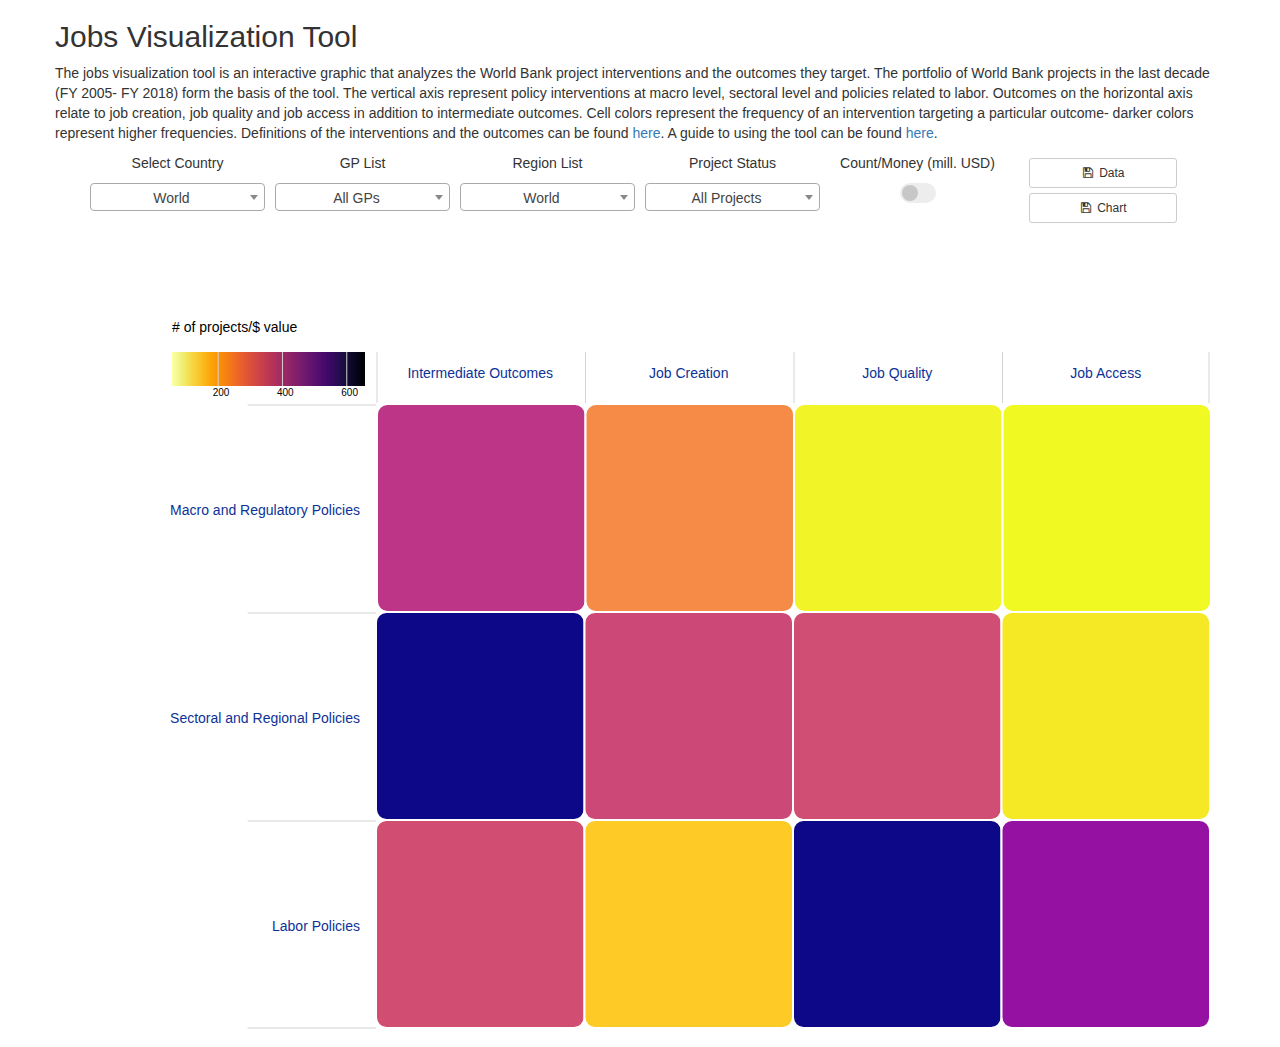
<file: index.html>
<!DOCTYPE html>
<html>
<meta charset="utf-8">
<meta http-equiv="Cache-control" content="no-store">

<head>
  <title>Jobs Data Visualization Tool</title>
  <link rel="shortcut icon" href="#" />
  <link rel="stylesheet" href="libs/font-awesome/css/font-awesome.min.css">
  <link rel="stylesheet" href="libs/bootstrap/css/bootstrap.min.css">
  <link rel="stylesheet" href="styles/main.css">
  <link rel="stylesheet" href="styles/tool-tip-style.css">
  <script src="libs/jquery-2.2.4.min.js"></script>
  <link href="libs/select2-4.0.3/dist/css/select2.min.css" rel="stylesheet" />
  <script src="libs/select2-4.0.3/dist/js/select2.min.js"></script>
</head>

<body>
  <div class="container">
    <div class="row" id='lead-section'>
      <h2>Jobs Visualization Tool</h2>
      <p>
        The jobs visualization tool is an interactive graphic that analyzes the World Bank project interventions and
        the outcomes they target. The portfolio of World Bank projects in the last decade (FY 2005- FY 2018) form the
        basis of the tool. The vertical axis represent policy interventions at macro level, sectoral level and policies
        related to labor. Outcomes on the horizontal axis relate to job creation, job quality and job access in
        addition to intermediate outcomes. Cell colors represent the frequency of an intervention targeting a
        particular outcome- darker colors represent higher frequencies. Definitions of the interventions and the
        outcomes can be found <a href="data/Definitions for Data Visualization.pdf" target="_blank">here</a>. A guide
        to using the tool can be found <a href="data/DATA VIZUALIZATION TOOL_MANUAL_FINAL.pdf" target="_blank">here</a>.
      </p>
    </div>
    <div class="col-sm-12" id="controls">
      <div class="col-sm-2 text-center" id="country">
        <div class="row">
          <p>Select Country</p>
        </div>
        <div class="row">
          <select id="countryList" style="width: 95%">
            <option value="World" selected="selected">World</option>
          </select>
        </div>

      </div>
      <div class="col-sm-2 text-center" id="GP">
        <div class="row">
          <p>GP List</p>
        </div>
        <div class="row">
          <select id="gpList" style="width: 95%">
            <option value="All GPs" selected="selected">All GPs</option>
          </select>
        </div>
      </div>
      <div class="col-sm-2 text-center" id="region">
        <div class="row">
          <p>Region List</p>
        </div>
        <div class="row">
          <select id="regionList" style="width: 95%">
            <option value="World" selected="selected">World</option>
          </select>
        </div>
      </div>
      <div class="col-sm-2 text-center" id="projectStatus">
        <div class="row">
          <p>Project Status</p>
        </div>
        <div class="row">
          <select id="projectStatusList" style="width: 95%">
            <option value="All Projects" selected="selected">All Projects</option>
          </select>
        </div>
      </div>
      <div class="col-sm-2 text-center" id="moneyCount">
        <div class="row">
          <p>Count/Money (mill. USD)</p>
        </div>
        <div class="row">
          <label class="switch">
            <input type="checkbox" id="moneyCountSwitch">
            <div class="slider round"></div>
          </label>
        </div>
      </div>
      <div class="col-sm-2">
        <div class="row saveButtons text-center">
          <button class="btn btn-sm btn-default" id="downloadButton" style="width: 80%" onclick="window.exportData()"><i
              class="fa fa-floppy-o fa-fw" aria-hidden="true"></i> Data</button>
        </div>
        <div class="row saveButtons text-center">
          <button class="btn btn-sm btn-default" id="saveChartButton" style="width: 80%"><i class="fa fa-floppy-o fa-fw"
              aria-hidden="true"></i> Chart</button>
        </div>

      </div>

    </div>
    <div class="row" id="charts">
      <div id="heatmap">
      </div>
    </div>

  </div>
  <script>
    $(function () {
      var div = $('#heatmap');
      var width = div.width();

      div.css('height', width * 0.7);
    });
  </script>


  <!-- <script src="scripts/preventCJ.js"></script> -->
  <!-- <script src="https://npmcdn.com/simple-statistics@2.0.0-beta3/dist/simple-statistics.min.js"></script> -->


  <script src="libs/bootstrap/js/bootstrap.min.js"></script>
  <script src="libs/d3.min.js"></script>
  <!-- <script src="libs/d3-tool-tip.js"></script> -->
  <script src="libs/saveSvgAsPng/saveSvgAsPng.js"></script>
  <script src="libs/alasql.min.js"></script>
  <script src="scripts/main.js"></script>
</body>

</html>
</file>
<file: styles/main.css>
#controls{
  /*height: 70px;*/
  /*border: 3px solid black*/

}

#charts{
  /*border: 3px solid black*/
}

#heatmap{
  width: 100%;
  /*height: auto;*/
  /*height: 720px;*/
  /*border: 1px dotted red;*/
}

.mainRowLabels{
  cursor: pointer;
  font-size: 1em;
  fill: #0c3298;
  -webkit-transition: font-size .5s, fill .5s, font-weight .5s;
  transition: font-size .5s, fill .5s, font-weight .5s;
}
.mainRowLabels:hover{
  font-weight: bold;
  font-size: 1.2em;
  fill: darkgreen;
}
.subRowLabels{
  font-size: 0.8em;
}
.saveButtons{
  margin-top: 5px;
}

.mainColLabels{
  cursor: pointer;
  font-size: 1em;
  fill: #0c3298;
  -webkit-transition: font-size .5s, fill .5s, font-weight .5s;
  transition: font-size .5s, fill .5s, font-weight .5s;
}
.mainColLabels:hover{
  font-weight: bold;
  font-size: 1.2em;
  fill: darkgreen;
}
.subColLabels{
  font-size: 0.8em;
}


.tick line{
  stroke: lightgrey;
  stroke-width: 1px;
}
path.domain{
  stroke: none;
}

.legendMoused{
  fill: white;
  stroke: white;
}

/*Slider*/
.switch {
  position: relative;
  display: inline-block;
  width: 36px;
  height: 20px;
}

/* Hide default HTML checkbox */
.switch input {display:none;}

/* The slider */
.slider {
  position: absolute;
  cursor: pointer;
  top: 0;
  left: 0;
  right: 0;
  bottom: 0;
  background-color: #EDEDED;
  -webkit-transition: .4s;
  transition: .4s;
}

.slider:before {
  position: absolute;
  content: "";
  height: 16px;
  width: 16px;
  left: 2px;
  bottom: 2px;
  background-color: #C7C7C7;
  -webkit-transition: .4s;
  transition: .4s;
}

input:checked + .slider {
  background-color: #63AAC8;
}

input:focus + .slider {
  box-shadow: 0 0 1px #63AAC8;
}

input:checked + .slider:before {
  -webkit-transform: translateX(16px);
  -ms-transform: translateX(16px);
  transform: translateX(16px);
}

/* Rounded sliders */
.slider.round {
  border-radius: 20px;
}

.slider.round:before {
  border-radius: 50%;
}
</file>
<file: styles/tool-tip-style.css>
.d3-tip {
  line-height: 1.15;
  font-weight: normal;
  font-family: Arial;
  font-size: 11px;
  padding: 8px;
  background: rgba(0, 0, 0, 0.65);
  color: #fff;
  border-radius: 2px;
  pointer-events: none;
}

/* Creates a small triangle extender for the tooltip */
.d3-tip:after {
  box-sizing: border-box;
  display: inline;
  font-size: 10px;
  width: 100%;
  line-height: 1;
  color: rgba(0, 0, 0, 0.65);
  position: absolute;
  pointer-events: none;
}

/* Northward tooltips */
.d3-tip.n:after {
  content: "\25BC";
  margin: -1px 0 0 0;
  top: 100%;
  left: 0;
  text-align: center;
}

/* Eastward tooltips */
.d3-tip.e:after {
  content: "\25C0";
  margin: -2px 0 0 0;
  top: 20%;
  left: -8px;
}

/* Southward tooltips */
.d3-tip.s:after {
  content: "\25B2";
  margin: 0 0 1px 0;
  top: -8px;
  left: 0;
  text-align: center;
}

/* Westward tooltips */
.d3-tip.w:after {
  content: "\25B6";
  margin: -4px 0 0 -1px;
  top: 50%;
  left: 100%;
}
</file>
